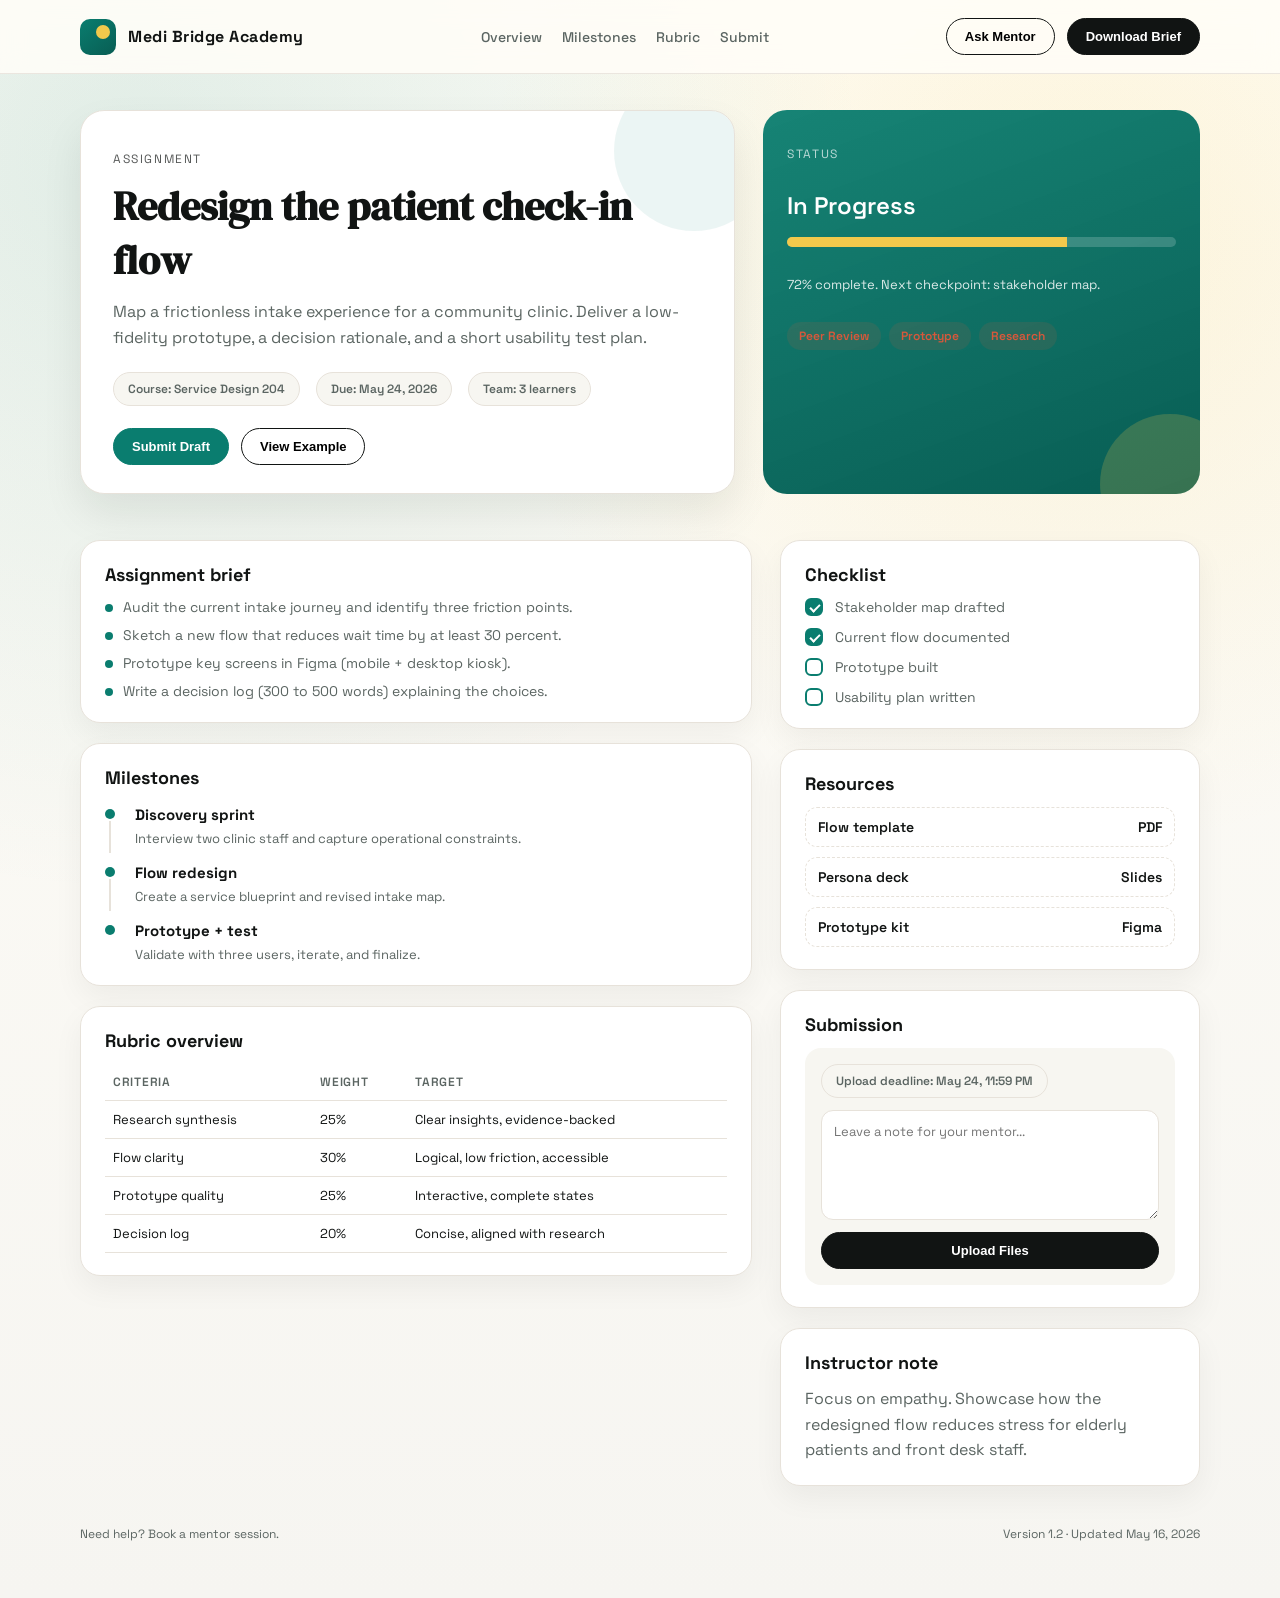
<file: assignment.html>
<!DOCTYPE html>
<html lang="en">
<head>
	<meta charset="UTF-8">
	<meta name="viewport" content="width=device-width, initial-scale=1.0">
	<title>Assignment | Medi Bridge Academy</title>
	<link rel="preconnect" href="https://fonts.googleapis.com">
	<link rel="preconnect" href="https://fonts.gstatic.com" crossorigin>
	<link href="https://fonts.googleapis.com/css2?family=DM+Serif+Display&family=Space+Grotesk:wght@400;500;600;700&display=swap" rel="stylesheet">
	<style>
		:root {
			--ink: #111413;
			--muted: #5b6562;
			--mint: #0a7d6f;
			--mint-dark: #085d53;
			--sun: #f2c94c;
			--cloud: #f7f6f1;
			--card: #ffffff;
			--stroke: #e7e2da;
			--berry: #d9583b;
		}

		* {
			box-sizing: border-box;
		}

		body {
			margin: 0;
			font-family: "Space Grotesk", "Segoe UI", sans-serif;
			color: var(--ink);
			background: radial-gradient(circle at 10% 10%, rgba(10, 125, 111, 0.12), transparent 40%),
				radial-gradient(circle at 85% 15%, rgba(242, 201, 76, 0.16), transparent 35%),
				linear-gradient(180deg, #fffdf7 0%, #f6f5f1 100%);
		}

		a {
			color: inherit;
			text-decoration: none;
		}

		.page {
			min-height: 100vh;
			padding-bottom: 56px;
		}

		.container {
			width: min(1120px, 92vw);
			margin: 0 auto;
		}

		header {
			position: sticky;
			top: 0;
			z-index: 10;
			backdrop-filter: blur(12px);
			background: rgba(255, 253, 247, 0.88);
			border-bottom: 1px solid rgba(231, 226, 218, 0.8);
		}

		.header-wrap {
			display: flex;
			align-items: center;
			justify-content: space-between;
			padding: 18px 0;
		}

		.brand {
			display: flex;
			align-items: center;
			gap: 12px;
			font-weight: 700;
			letter-spacing: 0.5px;
		}

		.brand-mark {
			width: 36px;
			height: 36px;
			border-radius: 10px;
			background: linear-gradient(140deg, var(--mint), var(--mint-dark));
			position: relative;
		}

		.brand-mark::after {
			content: "";
			position: absolute;
			width: 14px;
			height: 14px;
			border-radius: 50%;
			background: var(--sun);
			right: 6px;
			top: 6px;
		}

		.nav {
			display: flex;
			gap: 20px;
			font-size: 14px;
			font-weight: 500;
			color: var(--muted);
		}

		.nav a:hover {
			color: var(--mint);
		}

		.header-actions {
			display: flex;
			gap: 12px;
		}

		.btn {
			border-radius: 999px;
			padding: 10px 18px;
			border: 1px solid var(--ink);
			font-size: 13px;
			font-weight: 600;
			background: transparent;
			cursor: pointer;
		}

		.btn-primary {
			background: var(--ink);
			color: white;
			border-color: var(--ink);
		}

		.btn-accent {
			background: var(--mint);
			color: white;
			border-color: var(--mint);
		}

		.hero {
			padding: 36px 0 20px;
		}

		.hero-grid {
			display: grid;
			grid-template-columns: 1.2fr 0.8fr;
			gap: 28px;
			align-items: stretch;
		}

		.hero-card {
			background: var(--card);
			border-radius: 24px;
			padding: 28px 32px;
			border: 1px solid var(--stroke);
			box-shadow: 0 20px 40px rgba(17, 20, 19, 0.08);
			position: relative;
			overflow: hidden;
		}

		.hero-card::after {
			content: "";
			position: absolute;
			width: 160px;
			height: 160px;
			background: rgba(10, 125, 111, 0.08);
			border-radius: 50%;
			right: -40px;
			top: -40px;
		}

		.hero-title {
			font-family: "DM Serif Display", "Times New Roman", serif;
			font-size: 40px;
			margin: 0 0 12px;
		}

		.hero-subtitle {
			color: var(--muted);
			margin: 0 0 22px;
			line-height: 1.6;
		}

		.meta-row {
			display: flex;
			flex-wrap: wrap;
			gap: 16px;
		}

		.meta-pill {
			background: var(--cloud);
			border-radius: 999px;
			padding: 8px 14px;
			font-size: 12px;
			font-weight: 600;
			color: var(--muted);
			border: 1px solid var(--stroke);
		}

		.hero-actions {
			margin-top: 22px;
			display: flex;
			gap: 12px;
			flex-wrap: wrap;
		}

		.status-card {
			background: linear-gradient(160deg, rgba(10, 125, 111, 0.95), rgba(8, 93, 83, 1));
			color: white;
			border-radius: 24px;
			padding: 24px;
			display: flex;
			flex-direction: column;
			gap: 16px;
			position: relative;
			overflow: hidden;
		}

		.status-card::before {
			content: "";
			position: absolute;
			width: 140px;
			height: 140px;
			background: rgba(242, 201, 76, 0.2);
			border-radius: 50%;
			right: -40px;
			bottom: -60px;
		}

		.status-label {
			font-size: 12px;
			text-transform: uppercase;
			letter-spacing: 1.6px;
			opacity: 0.7;
		}

		.status-title {
			font-size: 24px;
			font-weight: 600;
			margin: 0;
		}

		.status-progress {
			background: rgba(255, 255, 255, 0.18);
			border-radius: 999px;
			height: 10px;
			overflow: hidden;
		}

		.status-progress span {
			display: block;
			height: 100%;
			width: 72%;
			background: var(--sun);
		}

		.status-foot {
			font-size: 13px;
			opacity: 0.85;
		}

		.main {
			display: grid;
			grid-template-columns: 1.6fr 1fr;
			gap: 28px;
			margin-top: 26px;
		}

		.card {
			background: var(--card);
			border-radius: 20px;
			padding: 22px 24px;
			border: 1px solid var(--stroke);
			box-shadow: 0 12px 30px rgba(17, 20, 19, 0.05);
		}

		.card + .card {
			margin-top: 20px;
		}

		.card-title {
			font-size: 18px;
			margin: 0 0 12px;
		}

		.bullet-list {
			display: grid;
			gap: 10px;
			margin: 0;
			padding: 0;
			list-style: none;
			color: var(--muted);
			font-size: 14px;
		}

		.bullet-list li {
			display: flex;
			gap: 10px;
			align-items: flex-start;
		}

		.bullet-dot {
			width: 8px;
			height: 8px;
			border-radius: 50%;
			background: var(--mint);
			margin-top: 6px;
		}

		.timeline {
			display: grid;
			gap: 16px;
			margin-top: 16px;
		}

		.timeline-item {
			display: grid;
			grid-template-columns: 18px 1fr;
			gap: 12px;
			align-items: start;
		}

		.timeline-line {
			position: relative;
			width: 10px;
			height: 100%;
		}

		.timeline-line::before {
			content: "";
			position: absolute;
			width: 10px;
			height: 10px;
			background: var(--mint);
			border-radius: 50%;
			top: 4px;
			left: 0;
		}

		.timeline-line::after {
			content: "";
			position: absolute;
			width: 2px;
			height: calc(100% - 10px);
			background: var(--stroke);
			top: 16px;
			left: 4px;
		}

		.timeline-item:last-child .timeline-line::after {
			display: none;
		}

		.timeline-item h4 {
			margin: 0 0 6px;
			font-size: 15px;
		}

		.timeline-item p {
			margin: 0;
			color: var(--muted);
			font-size: 13px;
		}

		.rubric-table {
			width: 100%;
			border-collapse: collapse;
			font-size: 13px;
		}

		.rubric-table th,
		.rubric-table td {
			padding: 10px 8px;
			text-align: left;
			border-bottom: 1px solid var(--stroke);
		}

		.rubric-table th {
			color: var(--muted);
			font-weight: 600;
			font-size: 12px;
			text-transform: uppercase;
			letter-spacing: 0.7px;
		}

		.tag-row {
			display: flex;
			gap: 8px;
			flex-wrap: wrap;
		}

		.tag {
			background: rgba(217, 88, 59, 0.12);
			color: var(--berry);
			border-radius: 999px;
			padding: 6px 12px;
			font-size: 12px;
			font-weight: 600;
		}

		.resource-list {
			display: grid;
			gap: 10px;
			margin: 0;
			padding: 0;
			list-style: none;
			font-size: 14px;
			color: var(--muted);
		}

		.resource-item {
			display: flex;
			align-items: center;
			justify-content: space-between;
			border: 1px dashed var(--stroke);
			border-radius: 12px;
			padding: 10px 12px;
		}

		.resource-item span {
			font-weight: 600;
			color: var(--ink);
		}

		.checklist {
			display: grid;
			gap: 12px;
		}

		.check-item {
			display: flex;
			align-items: center;
			gap: 12px;
			font-size: 14px;
			color: var(--muted);
		}

		.check-mark {
			width: 18px;
			height: 18px;
			border-radius: 6px;
			border: 2px solid var(--mint);
			position: relative;
		}

		.check-mark.filled {
			background: var(--mint);
		}

		.check-mark.filled::after {
			content: "";
			position: absolute;
			width: 8px;
			height: 4px;
			border-left: 2px solid white;
			border-bottom: 2px solid white;
			transform: rotate(-45deg);
			left: 3px;
			top: 4px;
		}

		.submission {
			background: var(--cloud);
			border-radius: 16px;
			padding: 16px;
			display: grid;
			gap: 12px;
		}

		.submission textarea {
			width: 100%;
			min-height: 110px;
			border-radius: 12px;
			border: 1px solid var(--stroke);
			padding: 12px;
			font-family: inherit;
			font-size: 13px;
			resize: vertical;
		}

		.footer {
			margin-top: 40px;
			color: var(--muted);
			font-size: 12px;
			display: flex;
			justify-content: space-between;
			flex-wrap: wrap;
			gap: 10px;
		}

		.reveal {
			animation: fadeUp 0.7s ease both;
		}

		@keyframes fadeUp {
			from {
				opacity: 0;
				transform: translateY(18px);
			}
			to {
				opacity: 1;
				transform: translateY(0);
			}
		}

		@media (max-width: 980px) {
			.hero-grid,
			.main {
				grid-template-columns: 1fr;
			}

			.nav {
				display: none;
			}

			.header-actions {
				display: none;
			}
		}

		@media (max-width: 640px) {
			.hero-title {
				font-size: 32px;
			}

			.hero-card {
				padding: 22px;
			}

			.status-card {
				padding: 20px;
			}

			.footer {
				flex-direction: column;
			}
		}
	</style>
</head>
<body>
	<div class="page">
		<header>
			<div class="container header-wrap">
				<div class="brand">
					<span class="brand-mark" aria-hidden="true"></span>
					<span>Medi Bridge Academy</span>
				</div>
				<nav class="nav">
					<a href="#overview">Overview</a>
					<a href="#milestones">Milestones</a>
					<a href="#rubric">Rubric</a>
					<a href="#submit">Submit</a>
				</nav>
				<div class="header-actions">
					<button class="btn">Ask Mentor</button>
					<button class="btn btn-primary">Download Brief</button>
				</div>
			</div>
		</header>

		<section class="hero">
			<div class="container hero-grid">
				<div class="hero-card reveal">
					<p class="status-label">Assignment</p>
					<h1 class="hero-title">Redesign the patient check-in flow</h1>
					<p class="hero-subtitle">Map a frictionless intake experience for a community clinic. Deliver a low-fidelity prototype, a decision rationale, and a short usability test plan.</p>
					<div class="meta-row">
						<span class="meta-pill">Course: Service Design 204</span>
						<span class="meta-pill">Due: May 24, 2026</span>
						<span class="meta-pill">Team: 3 learners</span>
					</div>
					<div class="hero-actions">
						<button class="btn btn-accent">Submit Draft</button>
						<button class="btn">View Example</button>
					</div>
				</div>
				<div class="status-card reveal">
					<p class="status-label">Status</p>
					<h2 class="status-title">In Progress</h2>
					<div class="status-progress"><span></span></div>
					<p class="status-foot">72% complete. Next checkpoint: stakeholder map.</p>
					<div class="tag-row">
						<span class="tag">Peer Review</span>
						<span class="tag">Prototype</span>
						<span class="tag">Research</span>
					</div>
				</div>
			</div>
		</section>

		<section id="overview" class="container main">
			<div>
				<div class="card reveal">
					<h3 class="card-title">Assignment brief</h3>
					<ul class="bullet-list">
						<li><span class="bullet-dot" aria-hidden="true"></span>Audit the current intake journey and identify three friction points.</li>
						<li><span class="bullet-dot" aria-hidden="true"></span>Sketch a new flow that reduces wait time by at least 30 percent.</li>
						<li><span class="bullet-dot" aria-hidden="true"></span>Prototype key screens in Figma (mobile + desktop kiosk).</li>
						<li><span class="bullet-dot" aria-hidden="true"></span>Write a decision log (300 to 500 words) explaining the choices.</li>
					</ul>
				</div>

				<div id="milestones" class="card reveal">
					<h3 class="card-title">Milestones</h3>
					<div class="timeline">
						<div class="timeline-item">
							<div class="timeline-line"></div>
							<div>
								<h4>Discovery sprint</h4>
								<p>Interview two clinic staff and capture operational constraints.</p>
							</div>
						</div>
						<div class="timeline-item">
							<div class="timeline-line"></div>
							<div>
								<h4>Flow redesign</h4>
								<p>Create a service blueprint and revised intake map.</p>
							</div>
						</div>
						<div class="timeline-item">
							<div class="timeline-line"></div>
							<div>
								<h4>Prototype + test</h4>
								<p>Validate with three users, iterate, and finalize.</p>
							</div>
						</div>
					</div>
				</div>

				<div id="rubric" class="card reveal">
					<h3 class="card-title">Rubric overview</h3>
					<table class="rubric-table">
						<thead>
							<tr>
								<th>Criteria</th>
								<th>Weight</th>
								<th>Target</th>
							</tr>
						</thead>
						<tbody>
							<tr>
								<td>Research synthesis</td>
								<td>25%</td>
								<td>Clear insights, evidence-backed</td>
							</tr>
							<tr>
								<td>Flow clarity</td>
								<td>30%</td>
								<td>Logical, low friction, accessible</td>
							</tr>
							<tr>
								<td>Prototype quality</td>
								<td>25%</td>
								<td>Interactive, complete states</td>
							</tr>
							<tr>
								<td>Decision log</td>
								<td>20%</td>
								<td>Concise, aligned with research</td>
							</tr>
						</tbody>
					</table>
				</div>
			</div>

			<aside>
				<div class="card reveal">
					<h3 class="card-title">Checklist</h3>
					<div class="checklist">
						<div class="check-item"><span class="check-mark filled"></span>Stakeholder map drafted</div>
						<div class="check-item"><span class="check-mark filled"></span>Current flow documented</div>
						<div class="check-item"><span class="check-mark"></span>Prototype built</div>
						<div class="check-item"><span class="check-mark"></span>Usability plan written</div>
					</div>
				</div>

				<div class="card reveal">
					<h3 class="card-title">Resources</h3>
					<ul class="resource-list">
						<li class="resource-item"><span>Flow template</span><span>PDF</span></li>
						<li class="resource-item"><span>Persona deck</span><span>Slides</span></li>
						<li class="resource-item"><span>Prototype kit</span><span>Figma</span></li>
					</ul>
				</div>

				<div id="submit" class="card reveal">
					<h3 class="card-title">Submission</h3>
					<div class="submission">
						<div class="meta-pill" style="width: fit-content;">Upload deadline: May 24, 11:59 PM</div>
						<textarea placeholder="Leave a note for your mentor..."></textarea>
						<button class="btn btn-primary">Upload Files</button>
					</div>
				</div>

				<div class="card reveal">
					<h3 class="card-title">Instructor note</h3>
					<p class="hero-subtitle" style="margin: 0;">Focus on empathy. Showcase how the redesigned flow reduces stress for elderly patients and front desk staff.</p>
				</div>
			</aside>
		</section>

		<footer class="container footer">
			<span>Need help? Book a mentor session.</span>
			<span>Version 1.2 · Updated May 16, 2026</span>
		</footer>
	</div>
</body>
</html>
</file>
